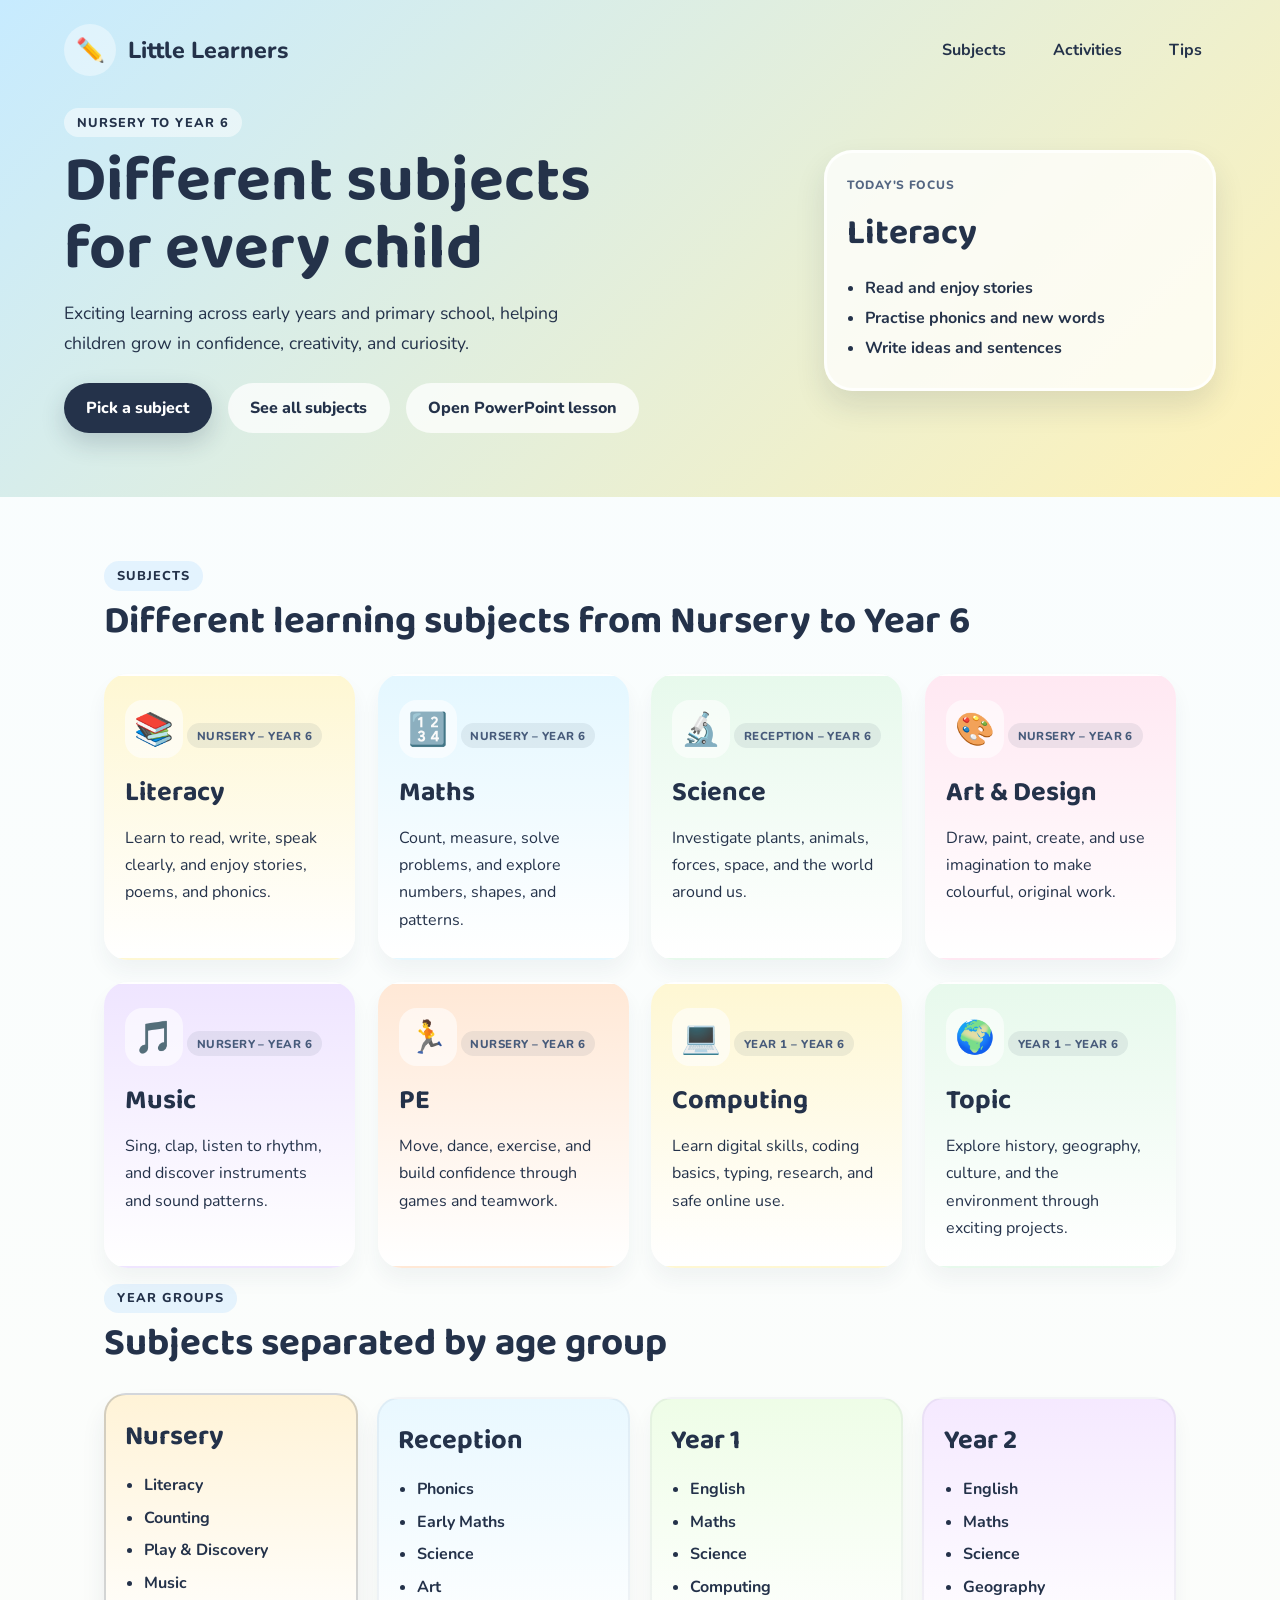
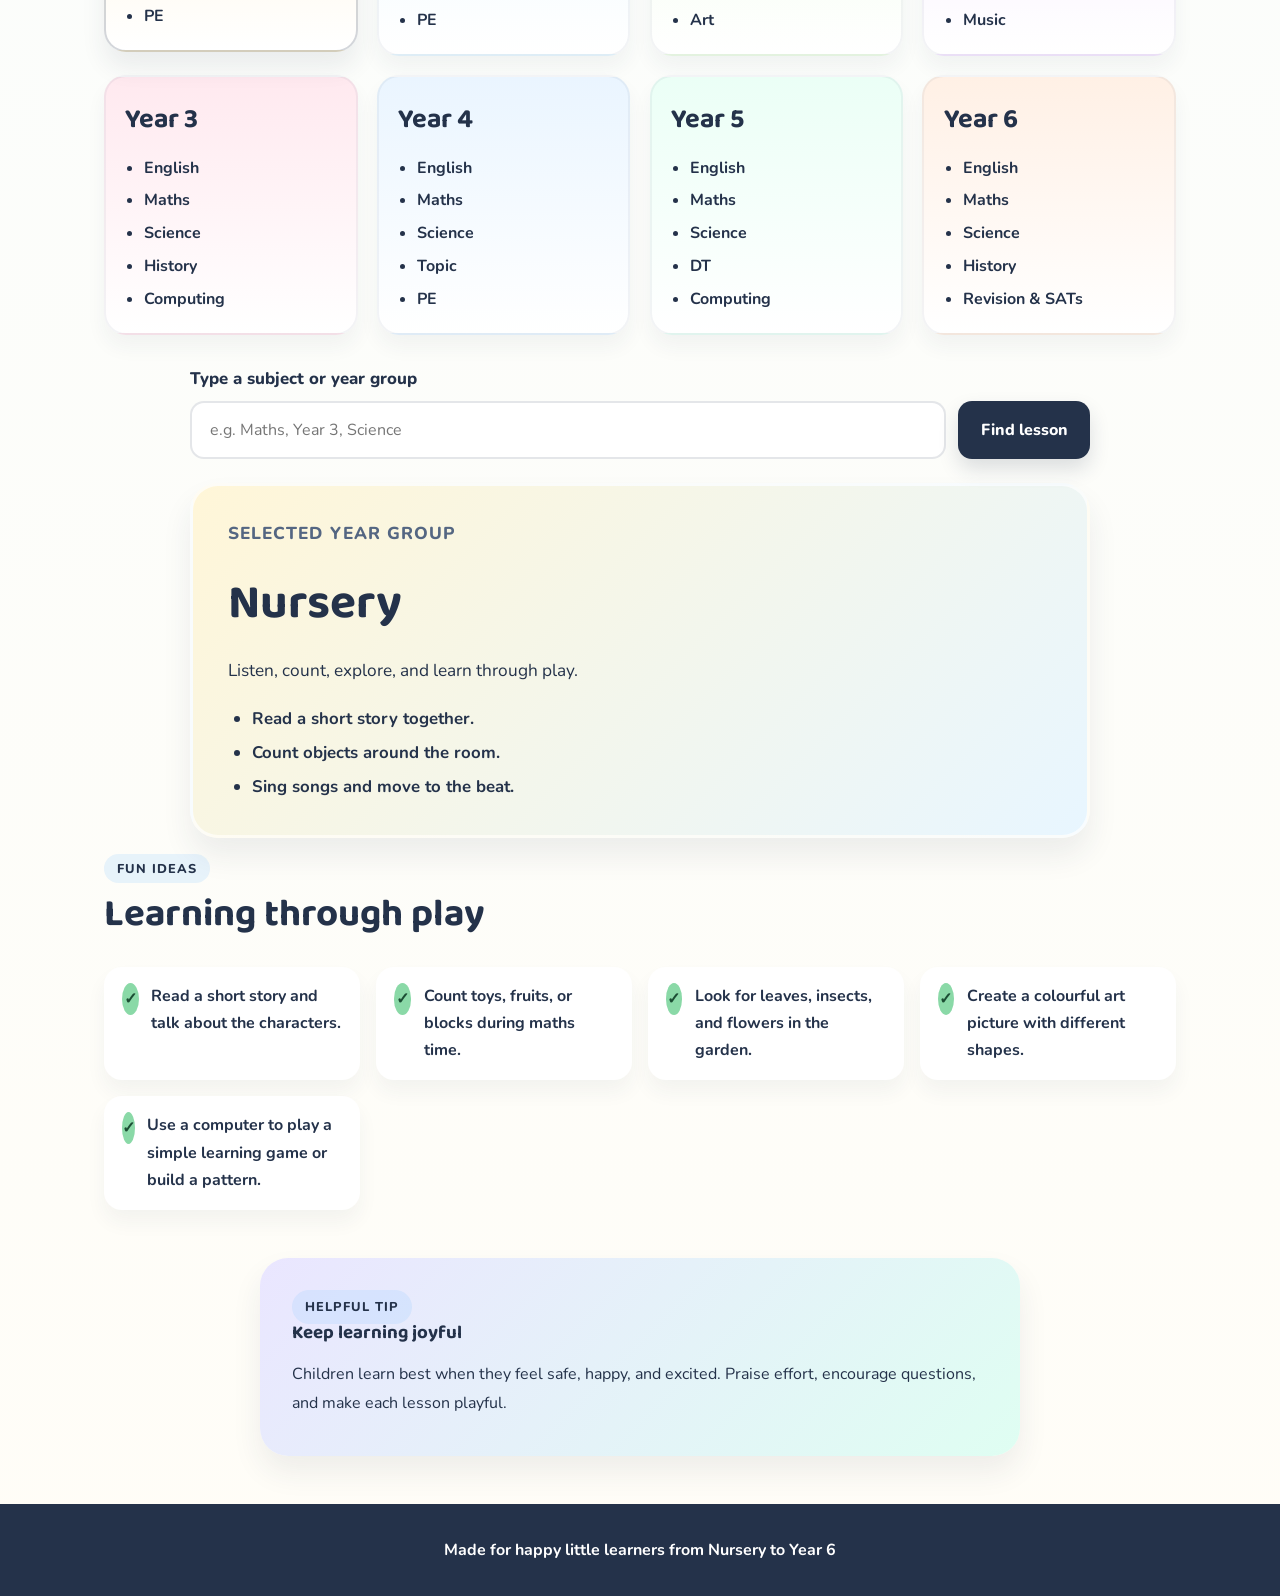
<file: index.html>
<!DOCTYPE html>
<html lang="en">
  <head>
    <meta charset="UTF-8" />
    <meta name="viewport" content="width=device-width, initial-scale=1.0" />
    <title>Nursery to Year 6 Learning Subjects</title>
    <link rel="preconnect" href="https://fonts.googleapis.com" />
    <link rel="preconnect" href="https://fonts.gstatic.com" crossorigin />
    <link href="https://fonts.googleapis.com/css2?family=Baloo+2:wght@400;600;700;800&family=Nunito:wght@400;600;700&display=swap" rel="stylesheet" />
    <link rel="stylesheet" href="style.css" />
  </head>
  <body>
    <header class="hero">
      <nav class="topbar">
        <div class="brand">
          <span class="brand-icon">✏️</span>
          <span>Little Learners</span>
        </div>
        <div class="nav-links">
          <a href="#subjects">Subjects</a>
          <a href="#activities">Activities</a>
          <a href="#tips">Tips</a>
        </div>
      </nav>

      <div class="hero-content">
        <div class="hero-text">
          <p class="eyebrow">Nursery to Year 6</p>
          <h1>Different subjects for every child</h1>
          <p class="subtitle">
            Exciting learning across early years and primary school, helping children grow in confidence, creativity, and curiosity.
          </p>
          <div class="hero-actions">
            <button class="primary-btn" id="random-subject-btn">Pick a subject</button>
            <a class="secondary-btn" href="#subjects">See all subjects</a>
            <a class="powerpoint-btn" id="powerpoint-link" href="powerpoint.html" target="_blank" rel="noopener noreferrer">Open PowerPoint lesson</a>
          </div>
        </div>

        <div class="hero-panel">
          <p class="panel-label">Today's focus</p>
          <h2 id="focus-subject">Literacy</h2>
          <ul>
            <li>Read and enjoy stories</li>
            <li>Practise phonics and new words</li>
            <li>Write ideas and sentences</li>
          </ul>
        </div>
      </div>
    </header>

    <main>
      <section id="subjects" class="subjects">
        <div class="section-header">
          <p class="eyebrow accent">Subjects</p>
          <h2>Different learning subjects from Nursery to Year 6</h2>
        </div>

        <div class="subject-grid">
          <article class="subject-card english">
            <div class="icon">📚</div>
            <span class="stage">Nursery – Year 6</span>
            <h3>Literacy</h3>
            <p>Learn to read, write, speak clearly, and enjoy stories, poems, and phonics.</p>
          </article>

          <article class="subject-card math">
            <div class="icon">🔢</div>
            <span class="stage">Nursery – Year 6</span>
            <h3>Maths</h3>
            <p>Count, measure, solve problems, and explore numbers, shapes, and patterns.</p>
          </article>

          <article class="subject-card science">
            <div class="icon">🔬</div>
            <span class="stage">Reception – Year 6</span>
            <h3>Science</h3>
            <p>Investigate plants, animals, forces, space, and the world around us.</p>
          </article>

          <article class="subject-card art">
            <div class="icon">🎨</div>
            <span class="stage">Nursery – Year 6</span>
            <h3>Art & Design</h3>
            <p>Draw, paint, create, and use imagination to make colourful, original work.</p>
          </article>

          <article class="subject-card music">
            <div class="icon">🎵</div>
            <span class="stage">Nursery – Year 6</span>
            <h3>Music</h3>
            <p>Sing, clap, listen to rhythm, and discover instruments and sound patterns.</p>
          </article>

          <article class="subject-card physical">
            <div class="icon">🏃</div>
            <span class="stage">Nursery – Year 6</span>
            <h3>PE</h3>
            <p>Move, dance, exercise, and build confidence through games and teamwork.</p>
          </article>

          <article class="subject-card english">
            <div class="icon">💻</div>
            <span class="stage">Year 1 – Year 6</span>
            <h3>Computing</h3>
            <p>Learn digital skills, coding basics, typing, research, and safe online use.</p>
          </article>

          <article class="subject-card science">
            <div class="icon">🌍</div>
            <span class="stage">Year 1 – Year 6</span>
            <h3>Topic</h3>
            <p>Explore history, geography, culture, and the environment through exciting projects.</p>
          </article>
        </div>
      </section>

      <section class="year-groups">
        <div class="section-header">
          <p class="eyebrow accent">Year groups</p>
          <h2>Subjects separated by age group</h2>
        </div>

        <div class="year-grid">
          <article class="year-card nursery" data-year="Nursery" tabindex="0">
            <h3>Nursery</h3>
            <ul>
              <li>Literacy</li>
              <li>Counting</li>
              <li>Play & Discovery</li>
              <li>Music</li>
              <li>PE</li>
            </ul>
          </article>

          <article class="year-card reception" data-year="Reception" tabindex="0">
            <h3>Reception</h3>
            <ul>
              <li>Phonics</li>
              <li>Early Maths</li>
              <li>Science</li>
              <li>Art</li>
              <li>PE</li>
            </ul>
          </article>

          <article class="year-card year1" data-year="Year 1" tabindex="0">
            <h3>Year 1</h3>
            <ul>
              <li>English</li>
              <li>Maths</li>
              <li>Science</li>
              <li>Computing</li>
              <li>Art</li>
            </ul>
          </article>

          <article class="year-card year2" data-year="Year 2" tabindex="0">
            <h3>Year 2</h3>
            <ul>
              <li>English</li>
              <li>Maths</li>
              <li>Science</li>
              <li>Geography</li>
              <li>Music</li>
            </ul>
          </article>

          <article class="year-card year3" data-year="Year 3" tabindex="0">
            <h3>Year 3</h3>
            <ul>
              <li>English</li>
              <li>Maths</li>
              <li>Science</li>
              <li>History</li>
              <li>Computing</li>
            </ul>
          </article>

          <article class="year-card year4" data-year="Year 4" tabindex="0">
            <h3>Year 4</h3>
            <ul>
              <li>English</li>
              <li>Maths</li>
              <li>Science</li>
              <li>Topic</li>
              <li>PE</li>
            </ul>
          </article>

          <article class="year-card year5" data-year="Year 5" tabindex="0">
            <h3>Year 5</h3>
            <ul>
              <li>English</li>
              <li>Maths</li>
              <li>Science</li>
              <li>DT</li>
              <li>Computing</li>
            </ul>
          </article>

          <article class="year-card year6" data-year="Year 6" tabindex="0">
            <h3>Year 6</h3>
            <ul>
              <li>English</li>
              <li>Maths</li>
              <li>Science</li>
              <li>History</li>
              <li>Revision & SATs</li>
            </ul>
          </article>
        </div>
      </section>

      <section class="lesson-panel-wrap">
        <div class="lesson-search">
          <label for="subject-search">Type a subject or year group</label>
          <div class="search-box">
            <input id="subject-search" type="text" placeholder="e.g. Maths, Year 3, Science" />
            <button id="search-btn">Find lesson</button>
          </div>
        </div>

        <div class="lesson-panel" id="lesson-panel">
          <p class="panel-label">Selected year group</p>
          <h3 id="lesson-title">Nursery</h3>
          <p id="lesson-description">Listen, count, explore, and learn through play.</p>
          <ul id="lesson-steps">
            <li>Read a short story together.</li>
            <li>Count objects around the room.</li>
            <li>Sing songs and move to the beat.</li>
          </ul>
        </div>
      </section>

      <section id="activities" class="activities">
        <div class="section-header">
          <p class="eyebrow accent">Fun ideas</p>
          <h2>Learning through play</h2>
        </div>

        <div class="activity-list">
          <div class="activity-item">
            <span class="check">✓</span>
            <p>Read a short story and talk about the characters.</p>
          </div>
          <div class="activity-item">
            <span class="check">✓</span>
            <p>Count toys, fruits, or blocks during maths time.</p>
          </div>
          <div class="activity-item">
            <span class="check">✓</span>
            <p>Look for leaves, insects, and flowers in the garden.</p>
          </div>
          <div class="activity-item">
            <span class="check">✓</span>
            <p>Create a colourful art picture with different shapes.</p>
          </div>
          <div class="activity-item">
            <span class="check">✓</span>
            <p>Use a computer to play a simple learning game or build a pattern.</p>
          </div>
        </div>
      </section>

      <section id="tips" class="tips">
        <div class="tip-card">
          <p class="eyebrow accent">Helpful tip</p>
          <h3>Keep learning joyful</h3>
          <p>
            Children learn best when they feel safe, happy, and excited. Praise effort,
            encourage questions, and make each lesson playful.
          </p>
        </div>
      </section>
    </main>

    <footer>
      <p>Made for happy little learners from Nursery to Year 6</p>
    </footer>

    <script src="script.js"></script>
  </body>
</html>
</file>
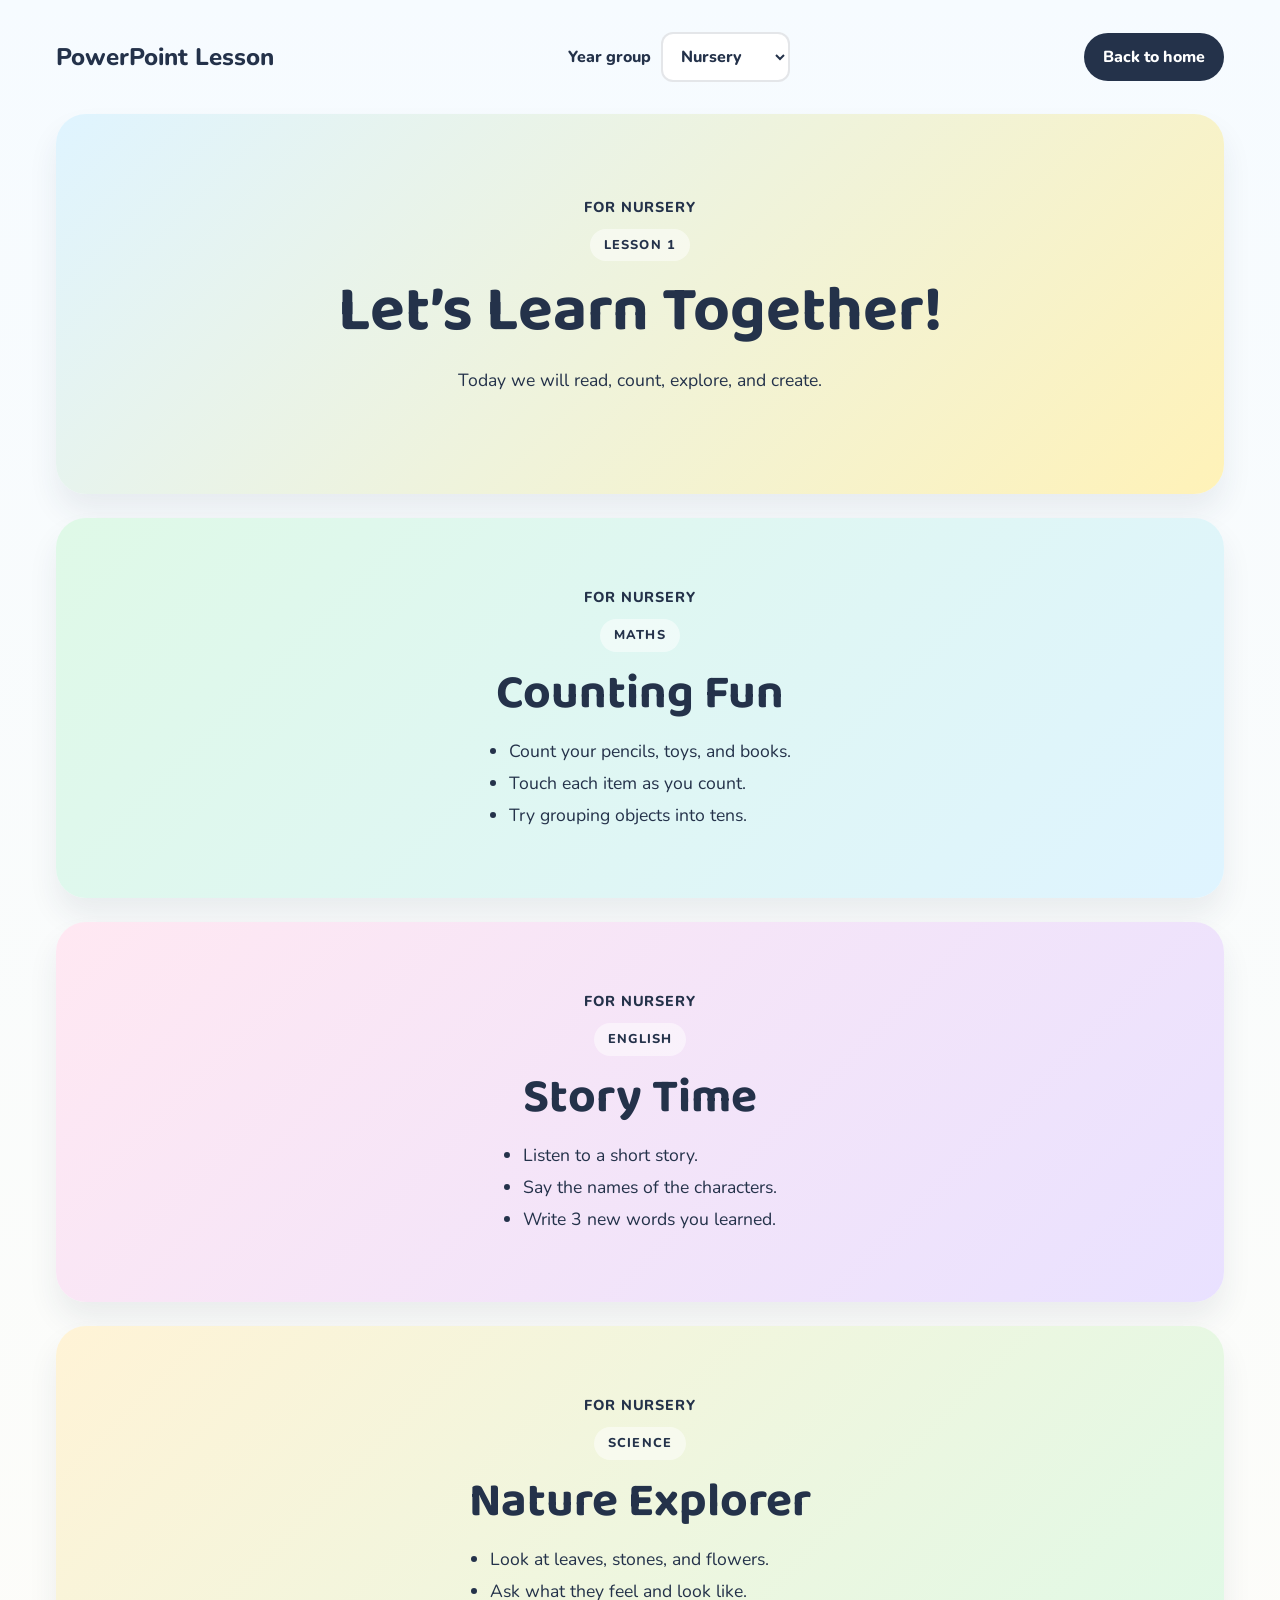
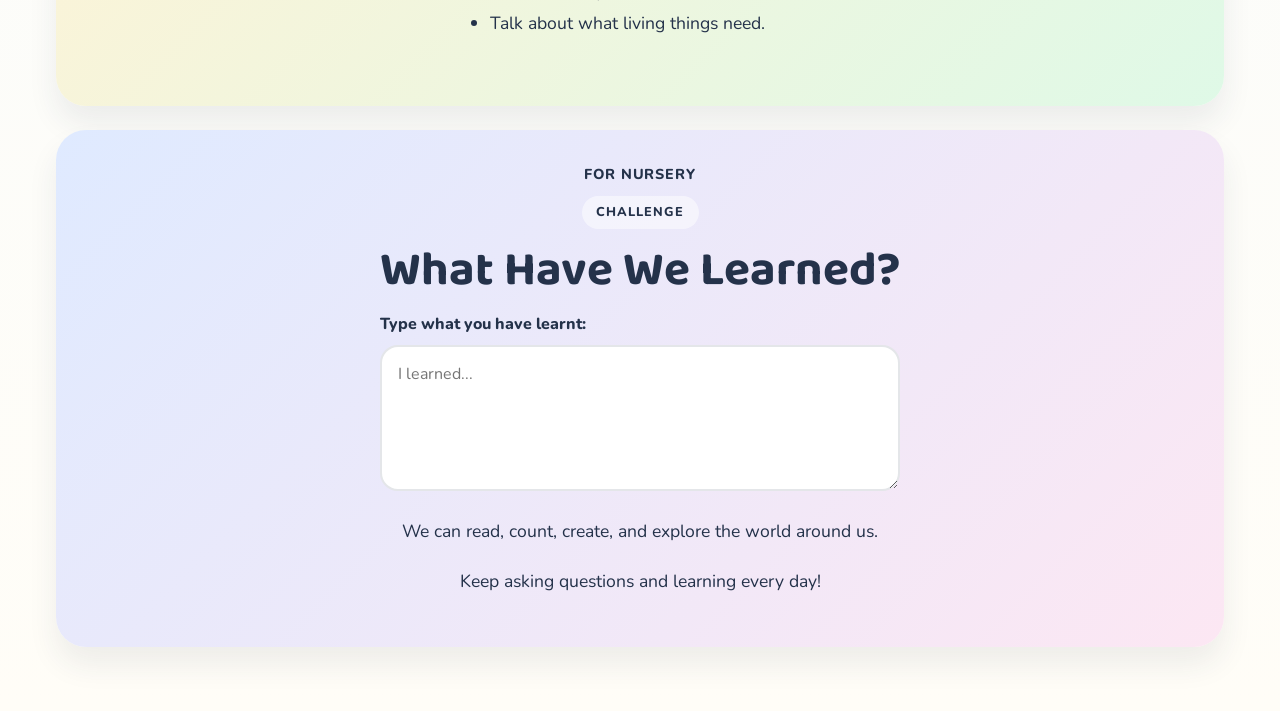
<file: powerpoint.html>
<!DOCTYPE html>
<html lang="en">
  <head>
    <meta charset="UTF-8" />
    <meta name="viewport" content="width=device-width, initial-scale=1.0" />
    <title>PowerPoint Learning Slides</title>
    <link rel="preconnect" href="https://fonts.googleapis.com" />
    <link rel="preconnect" href="https://fonts.gstatic.com" crossorigin />
    <link href="https://fonts.googleapis.com/css2?family=Baloo+2:wght@400;600;700;800&family=Nunito:wght@400;600;700&display=swap" rel="stylesheet" />
    <style>
      :root {
        --sky: #dff4ff;
        --sun: #ffd96a;
        --pink: #ffd7e8;
        --green: #dff9e7;
        --purple: #e9e1ff;
        --text: #24324a;
        --white: #ffffff;
      }

      * { box-sizing: border-box; }
      body {
        margin: 0;
        font-family: "Nunito", sans-serif;
        background: linear-gradient(180deg, #f6fbff 0%, #fffdf7 100%);
        color: var(--text);
      }

      .page {
        max-width: 1200px;
        margin: 0 auto;
        padding: 2rem 1rem 4rem;
      }

      .topbar {
        display: flex;
        justify-content: space-between;
        align-items: center;
        flex-wrap: wrap;
        gap: 1rem;
        margin-bottom: 2rem;
      }

      .brand {
        font-size: 1.5rem;
        font-weight: 800;
      }

      .year-picker {
        display: flex;
        align-items: center;
        gap: 0.6rem;
        font-weight: 800;
      }

      .year-picker select {
        padding: 0.7rem 0.9rem;
        border: 2px solid rgba(36, 50, 74, 0.12);
        border-radius: 12px;
        background: var(--white);
        color: var(--text);
        font: inherit;
      }

      .home-btn {
        display: inline-flex;
        align-items: center;
        justify-content: center;
        background: var(--text);
        color: var(--white);
        padding: 0.8rem 1.2rem;
        border-radius: 999px;
        text-decoration: none;
        font-weight: 800;
      }

      .slide-deck {
        display: grid;
        gap: 1.5rem;
      }

      .slide {
        min-height: 380px;
        padding: 2rem;
        border-radius: 30px;
        box-shadow: 0 18px 30px rgba(36, 50, 74, 0.08);
        display: flex;
        align-items: center;
        justify-content: center;
        text-align: center;
      }

      .slide h1, .slide h2, .slide h3 {
        font-family: "Baloo 2", cursive;
        margin: 0 0 1rem;
        line-height: 1.1;
      }

      .slide h1 { font-size: clamp(2.5rem, 5vw, 4rem); }
      .slide h2 { font-size: clamp(2rem, 4vw, 3rem); }
      .slide p, .slide li {
        font-size: 1.1rem;
        line-height: 1.8;
      }

      .slide ul {
        padding-left: 1.3rem;
        text-align: left;
        max-width: 600px;
        margin: 0;
      }

      .slide-1 { background: linear-gradient(135deg, #dff4ff 0%, #fff2b8 100%); }
      .slide-2 { background: linear-gradient(135deg, #dff9e7 0%, #dff4ff 100%); }
      .slide-3 { background: linear-gradient(135deg, #ffe8f2 0%, #e9e1ff 100%); }
      .slide-4 { background: linear-gradient(135deg, #fff3d6 0%, #dff9e7 100%); }
      .slide-5 { background: linear-gradient(135deg, #dfeaff 0%, #fce7f3 100%); }

      .badge {
        display: inline-block;
        background: rgba(255,255,255,0.5);
        border-radius: 999px;
        padding: 0.45rem 0.9rem;
        font-weight: 800;
        letter-spacing: 0.08em;
        text-transform: uppercase;
        font-size: 0.8rem;
        margin-bottom: 1rem;
      }

      .year-label {
        margin: 0 0 0.5rem !important;
        font-size: 0.9rem !important;
        font-weight: 800;
        text-transform: uppercase;
        letter-spacing: 0.06em;
      }

      .input-box {
        width: min(100%, 650px);
        margin: 1rem auto 1.2rem;
        text-align: left;
      }

      .input-box label {
        display: block;
        margin-bottom: 0.6rem;
        font-weight: 800;
      }

      .input-box textarea {
        width: 100%;
        resize: vertical;
        min-height: 110px;
        padding: 1rem;
        border-radius: 18px;
        border: 2px solid rgba(36, 50, 74, 0.12);
        font: inherit;
        font-size: 1rem;
      }
    </style>
  </head>
  <body>
    <div class="page">
      <div class="topbar">
        <div class="brand">PowerPoint Lesson</div>
        <label class="year-picker" for="year-group">
          Year group
          <select id="year-group">
            <option>Nursery</option>
            <option>Reception</option>
            <option>Year 1</option>
            <option>Year 2</option>
            <option>Year 3</option>
            <option>Year 4</option>
            <option>Year 5</option>
            <option>Year 6</option>
          </select>
        </label>
        <a class="home-btn" href="index.html">Back to home</a>
      </div>

      <div class="slide-deck">
        <section class="slide slide-1">
          <div>
            <p class="year-label">For <span class="year-name">Nursery</span></p>
            <div class="badge">Lesson 1</div>
            <h1>Let’s Learn Together!</h1>
            <p>Today we will read, count, explore, and create.</p>
          </div>
        </section>

        <section class="slide slide-2">
          <div>
            <p class="year-label">For <span class="year-name">Nursery</span></p>
            <div class="badge">Maths</div>
            <h2>Counting Fun</h2>
            <ul>
              <li>Count your pencils, toys, and books.</li>
              <li>Touch each item as you count.</li>
              <li>Try grouping objects into tens.</li>
            </ul>
          </div>
        </section>

        <section class="slide slide-3">
          <div>
            <p class="year-label">For <span class="year-name">Nursery</span></p>
            <div class="badge">English</div>
            <h2>Story Time</h2>
            <ul>
              <li>Listen to a short story.</li>
              <li>Say the names of the characters.</li>
              <li>Write 3 new words you learned.</li>
            </ul>
          </div>
        </section>

        <section class="slide slide-4">
          <div>
            <p class="year-label">For <span class="year-name">Nursery</span></p>
            <div class="badge">Science</div>
            <h2>Nature Explorer</h2>
            <ul>
              <li>Look at leaves, stones, and flowers.</li>
              <li>Ask what they feel and look like.</li>
              <li>Talk about what living things need.</li>
            </ul>
          </div>
        </section>

        <section class="slide slide-5">
          <div>
            <p class="year-label">For <span class="year-name">Nursery</span></p>
            <div class="badge">Challenge</div>
            <h2>What Have We Learned?</h2>

            <div class="input-box">
              <label for="learnt-input">Type what you have learnt:</label>
              <textarea id="learnt-input" rows="5" placeholder="I learned..."></textarea>
            </div>

            <p>We can read, count, create, and explore the world around us.</p>
            <p>Keep asking questions and learning every day!</p>
          </div>
        </section>
      </div>
    </div>
    <script>
      const yearOptions = [
        "Nursery",
        "Reception",
        "Year 1",
        "Year 2",
        "Year 3",
        "Year 4",
        "Year 5",
        "Year 6",
      ];
      const yearSelect = document.getElementById("year-group");
      const requestedYear = new URLSearchParams(window.location.search).get("year");
      const initialYear = yearOptions.includes(requestedYear) ? requestedYear : "Nursery";

      function showYearGroup(year) {
        yearSelect.value = year;
        document.querySelectorAll(".year-name").forEach((label) => {
          label.textContent = year;
        });
      }

      yearSelect.addEventListener("change", () => showYearGroup(yearSelect.value));
      showYearGroup(initialYear);
    </script>
  </body>
</html>
</file>
<file: style.css>
:root {
  --sky: #eaf7ff;
  --mint: #dff8ec;
  --sun: #ffd66b;
  --pink: #ffd8e8;
  --purple: #d9d0ff;
  --blue: #8ec5ff;
  --green: #8ad9a7;
  --orange: #ffbe7b;
  --text: #24324a;
  --white: #ffffff;
  --shadow: rgba(36, 50, 74, 0.12);
}

* {
  box-sizing: border-box;
}

html {
  scroll-behavior: smooth;
}

body {
  margin: 0;
  font-family: "Nunito", sans-serif;
  background: linear-gradient(180deg, #f8fdff 0%, #fffdf7 100%);
  color: var(--text);
}

img {
  max-width: 100%;
  display: block;
}

a {
  text-decoration: none;
  color: inherit;
}

button {
  font: inherit;
  cursor: pointer;
}

.hero {
  background: linear-gradient(135deg, #c7ebff 0%, #fff2b8 100%);
  padding: 1.5rem 5vw 4rem;
}

.topbar {
  max-width: 1200px;
  margin: 0 auto 2rem;
  display: flex;
  justify-content: space-between;
  align-items: center;
}

.brand {
  display: flex;
  align-items: center;
  gap: 0.75rem;
  font-weight: 800;
  font-size: 1.45rem;
}

.brand-icon {
  display: inline-flex;
  align-items: center;
  justify-content: center;
  background: rgba(255, 255, 255, 0.4);
  border-radius: 50%;
  width: 52px;
  height: 52px;
}

.nav-links {
  display: flex;
  gap: 1.25rem;
  font-weight: 700;
}

.nav-links a {
  padding: 0.5rem 0.85rem;
  border-radius: 999px;
  transition: 0.2s ease;
}

.nav-links a:hover {
  background: rgba(255, 255, 255, 0.4);
}

.hero-content {
  max-width: 1200px;
  margin: 0 auto;
  display: grid;
  grid-template-columns: 1.3fr 0.7fr;
  gap: 2rem;
  align-items: center;
}

.eyebrow {
  display: inline-block;
  margin: 0 0 0.7rem;
  padding: 0.35rem 0.8rem;
  background: rgba(255, 255, 255, 0.5);
  border-radius: 999px;
  font-size: 0.8rem;
  font-weight: 800;
  letter-spacing: 0.08em;
  text-transform: uppercase;
}

.accent {
  background: rgba(142, 197, 255, 0.2);
}

.hero-text h1,
.section-header h2,
.tip-card h3 {
  margin: 0;
  font-family: "Baloo 2", cursive;
  line-height: 1.05;
  color: var(--text);
}

.hero-text h1 {
  font-size: clamp(2.5rem, 5vw, 4.2rem);
  max-width: 600px;
}

.subtitle {
  max-width: 560px;
  font-size: 1.1rem;
  line-height: 1.7;
  margin: 1rem 0 1.5rem;
}

.hero-actions {
  display: flex;
  flex-wrap: wrap;
  gap: 1rem;
}

.primary-btn,
.secondary-btn,
.powerpoint-btn {
  display: inline-flex;
  align-items: center;
  justify-content: center;
  padding: 0.9rem 1.4rem;
  border-radius: 999px;
  font-weight: 800;
  border: none;
  transition: transform 0.2s ease;
}

.primary-btn {
  background: var(--text);
  color: var(--white);
  box-shadow: 0 10px 24px rgba(36, 50, 74, 0.2);
}

.secondary-btn,
.powerpoint-btn {
  background: rgba(255, 255, 255, 0.75);
  color: var(--text);
}

.primary-btn:hover,
.secondary-btn:hover,
.powerpoint-btn:hover {
  transform: translateY(-2px);
}

.hero-panel {
  background: rgba(255, 255, 255, 0.75);
  border: 3px solid rgba(255, 255, 255, 0.8);
  border-radius: 28px;
  padding: 1.5rem 1.25rem;
  box-shadow: 0 15px 30px var(--shadow);
}

.panel-label {
  margin: 0 0 0.7rem;
  font-weight: 800;
  text-transform: uppercase;
  letter-spacing: 0.06em;
  font-size: 0.75rem;
  color: #546682;
}

.hero-panel h2 {
  margin: 0 0 0.75rem;
  font-size: 2.2rem;
  font-family: "Baloo 2", cursive;
}

.hero-panel ul {
  margin: 0;
  padding-left: 1.1rem;
  line-height: 1.9;
  font-weight: 700;
}

main {
  max-width: 1200px;
  margin: 0 auto;
  padding: 4rem 5vw 3rem;
}

.section-header {
  margin-bottom: 2rem;
}

.section-header h2 {
  font-size: clamp(2rem, 3vw, 3rem);
}

.subject-grid {
  display: grid;
  grid-template-columns: repeat(auto-fit, minmax(220px, 1fr));
  gap: 1.4rem;
}

.subject-card {
  background: var(--white);
  border-radius: 24px;
  padding: 1.5rem 1.2rem;
  box-shadow: 0 12px 20px rgba(36, 50, 74, 0.05);
  border: 2px solid transparent;
  transition: transform 0.2s ease, box-shadow 0.2s ease;
}

.subject-card:hover {
  transform: translateY(-5px);
  box-shadow: 0 18px 24px rgba(36, 50, 74, 0.08);
}

.stage {
  display: inline-block;
  margin-top: 0.7rem;
  padding: 0.3rem 0.6rem;
  background: rgba(36, 50, 74, 0.08);
  color: #465a7a;
  border-radius: 999px;
  font-size: 0.72rem;
  font-weight: 800;
  letter-spacing: 0.04em;
  text-transform: uppercase;
}

.subject-card h3 {
  margin: 0.8rem 0 0.7rem;
  font-size: 1.7rem;
  font-family: "Baloo 2", cursive;
}

.subject-card p {
  margin: 0;
  line-height: 1.7;
}

.icon {
  display: inline-flex;
  width: 58px;
  height: 58px;
  align-items: center;
  justify-content: center;
  background: rgba(255, 255, 255, 0.6);
  border-radius: 18px;
  font-size: 2rem;
}

.english {
  background: linear-gradient(180deg, #fef7d3 0%, #fff 100%);
}

.math {
  background: linear-gradient(180deg, #e4f7ff 0%, #fff 100%);
}

.science {
  background: linear-gradient(180deg, #e7f9ec 0%, #fff 100%);
}

.art {
  background: linear-gradient(180deg, #ffe8f2 0%, #fff 100%);
}

.music {
  background: linear-gradient(180deg, #efe5ff 0%, #fff 100%);
}

.physical {
  background: linear-gradient(180deg, #ffe8d6 0%, #fff 100%);
}

.year-groups {
  margin-top: 1rem;
}

.year-grid {
  display: grid;
  grid-template-columns: repeat(auto-fit, minmax(210px, 1fr));
  gap: 1.2rem;
}

.year-card {
  border-radius: 22px;
  padding: 1.3rem 1.2rem;
  box-shadow: 0 12px 20px rgba(36, 50, 74, 0.05);
  border: 2px solid rgba(36, 50, 74, 0.05);
  cursor: pointer;
  transition: transform 0.2s ease, box-shadow 0.2s ease, border-color 0.2s ease;
}

.year-card:hover,
.year-card:focus,
.year-card.selected {
  transform: translateY(-4px);
  border-color: rgba(36, 50, 74, 0.2);
  box-shadow: 0 16px 24px rgba(36, 50, 74, 0.08);
  outline: none;
}

.year-card h3 {
  margin: 0 0 0.9rem;
  font-size: 1.7rem;
  font-family: "Baloo 2", cursive;
}

.year-card ul {
  margin: 0;
  padding-left: 1.2rem;
  display: grid;
  gap: 0.45rem;
  font-weight: 700;
  line-height: 1.6;
}

.nursery {
  background: linear-gradient(180deg, #fff3d7 0%, #fff 100%);
}

.reception {
  background: linear-gradient(180deg, #e9f8ff 0%, #fff 100%);
}

.year1 {
  background: linear-gradient(180deg, #eefde7 0%, #fff 100%);
}

.year2 {
  background: linear-gradient(180deg, #f5e9ff 0%, #fff 100%);
}

.year3 {
  background: linear-gradient(180deg, #ffe9ef 0%, #fff 100%);
}

.year4 {
  background: linear-gradient(180deg, #eaf5ff 0%, #fff 100%);
}

.year5 {
  background: linear-gradient(180deg, #ebfff6 0%, #fff 100%);
}

.year6 {
  background: linear-gradient(180deg, #fff0e5 0%, #fff 100%);
}

.lesson-panel-wrap {
  margin-top: 2rem;
}

.lesson-search {
  max-width: 900px;
  margin: 0 auto 1.5rem;
}

.lesson-search label {
  display: block;
  margin-bottom: 0.7rem;
  font-weight: 800;
  font-size: 1.05rem;
}

.search-box {
  display: flex;
  gap: 0.75rem;
  flex-wrap: wrap;
}

.search-box input {
  flex: 1;
  min-width: 220px;
  padding: 1rem 1.1rem;
  border-radius: 14px;
  border: 2px solid rgba(36, 50, 74, 0.12);
  font: inherit;
  font-size: 1rem;
}

.search-box button {
  padding: 1rem 1.4rem;
  border: none;
  border-radius: 14px;
  font: inherit;
  font-weight: 800;
  background: var(--text);
  color: var(--white);
  box-shadow: 0 10px 20px rgba(36, 50, 74, 0.15);
}

.lesson-panel {
  max-width: 900px;
  width: 100%;
  margin: 0 auto;
  background: linear-gradient(135deg, #fff6d8 0%, #e8f6ff 100%);
  border-radius: 28px;
  padding: 2rem 2.2rem;
  box-shadow: 0 18px 30px rgba(36, 50, 74, 0.08);
  border: 3px solid rgba(255, 255, 255, 0.7);
}

.lesson-panel h3 {
  margin: 0 0 0.8rem;
  font-size: clamp(2.2rem, 4vw, 3rem);
  font-family: "Baloo 2", cursive;
}

.lesson-panel p {
  margin: 0 0 1rem;
  line-height: 1.8;
  font-size: 1.08rem;
}

.lesson-panel ul {
  margin: 0;
  padding-left: 1.5rem;
  line-height: 2;
  font-weight: 700;
  font-size: 1.05rem;
}

.activities {
  margin-top: 1rem;
}

.activity-list {
  display: grid;
  grid-template-columns: repeat(auto-fit, minmax(220px, 1fr));
  gap: 1rem;
}

.activity-item {
  display: flex;
  align-items: flex-start;
  gap: 0.8rem;
  background: #fff;
  border-radius: 18px;
  padding: 1rem 1.1rem;
  box-shadow: 0 12px 20px rgba(36, 50, 74, 0.05);
}

.check {
  display: inline-flex;
  align-items: center;
  justify-content: center;
  width: 32px;
  height: 32px;
  background: var(--green);
  border-radius: 50%;
  font-weight: 800;
  color: #1b4d33;
}

.activity-item p {
  margin: 0;
  line-height: 1.7;
  font-weight: 700;
}

.tips {
  margin-top: 3rem;
}

.tip-card {
  max-width: 760px;
  margin: 0 auto;
  padding: 2rem 2rem 2.4rem;
  background: linear-gradient(135deg, #eae6ff 0%, #dffef2 100%);
  border-radius: 28px;
  box-shadow: 0 16px 30px rgba(36, 50, 74, 0.08);
}

.tip-card p {
  margin-bottom: 0;
  line-height: 1.8;
}

footer {
  background: #24324a;
  color: #fff;
  text-align: center;
  padding: 1.2rem 1rem;
  font-weight: 700;
}

@media (max-width: 760px) {
  .topbar {
    flex-direction: column;
    gap: 1rem;
  }

  .nav-links {
    flex-wrap: wrap;
    justify-content: center;
  }

  .hero-content {
    grid-template-columns: 1fr;
  }

  .hero {
    padding-top: 1rem;
  }
}
</file>
